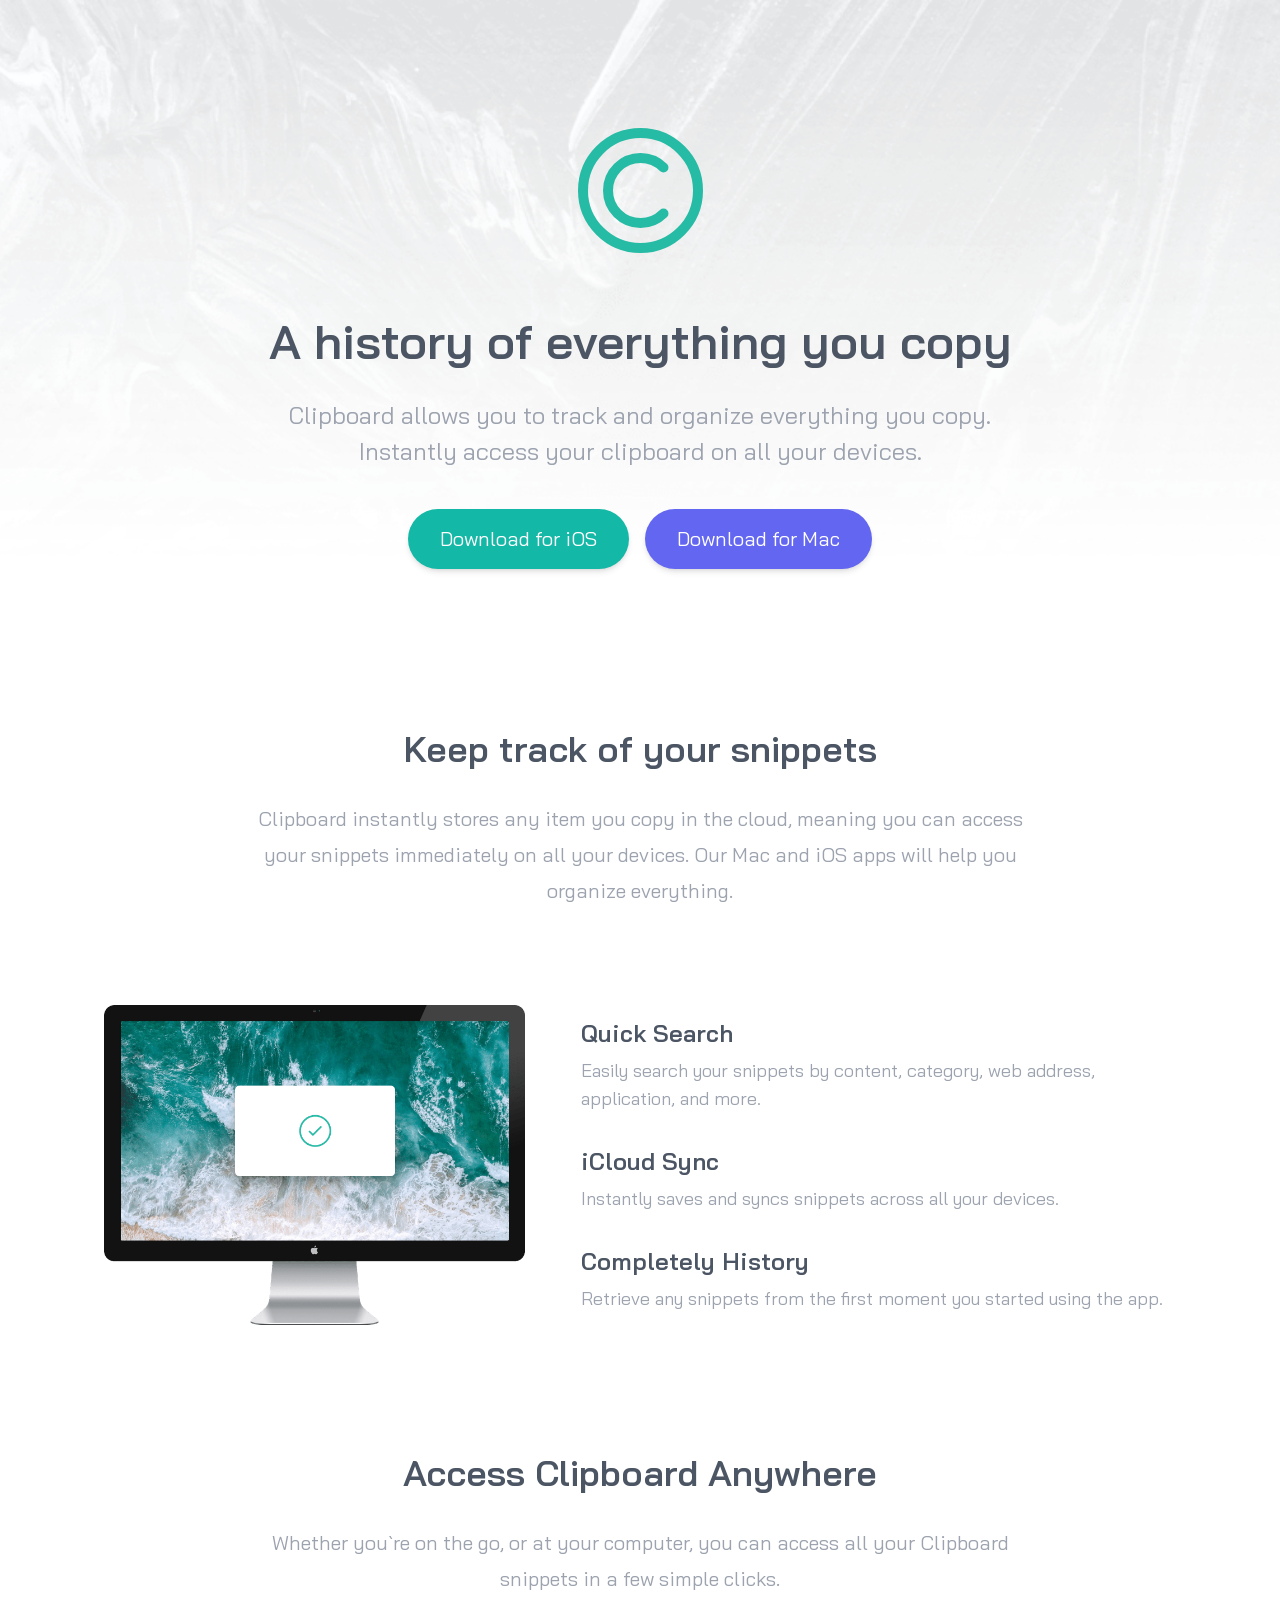
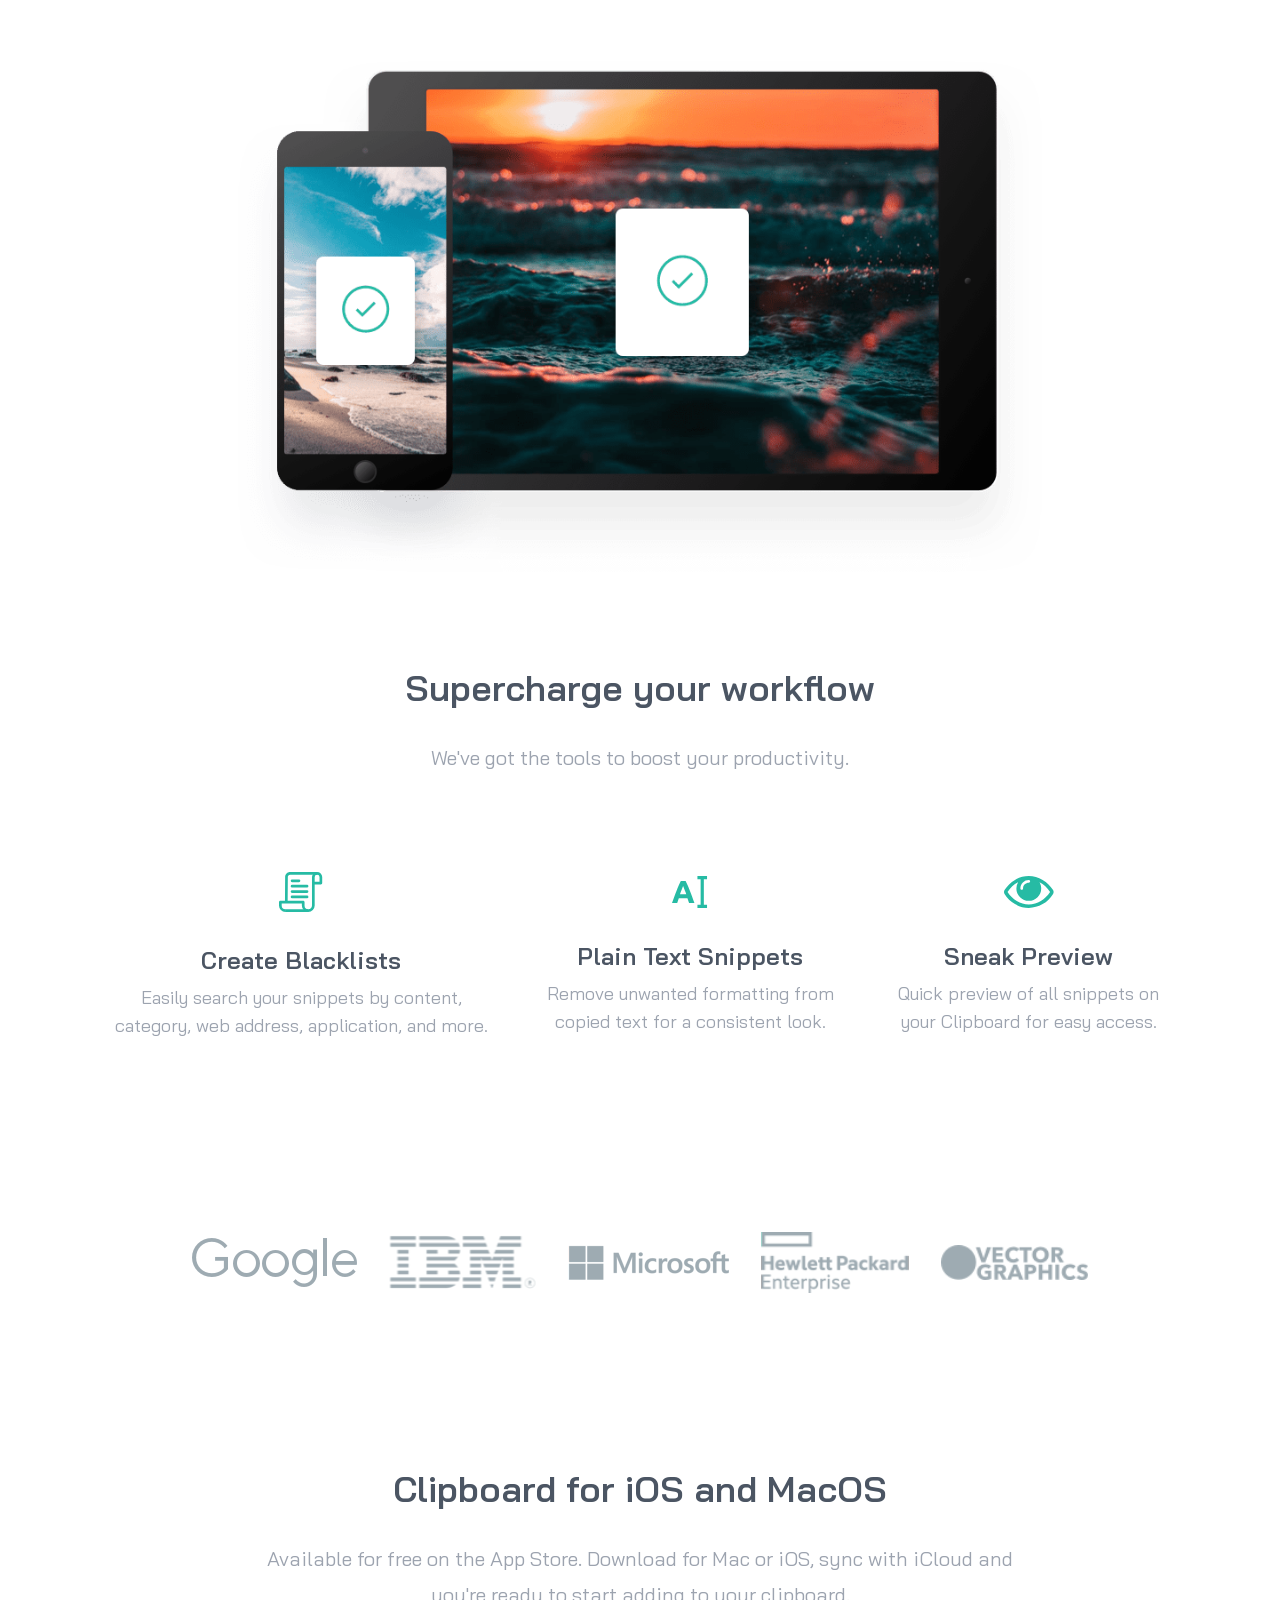
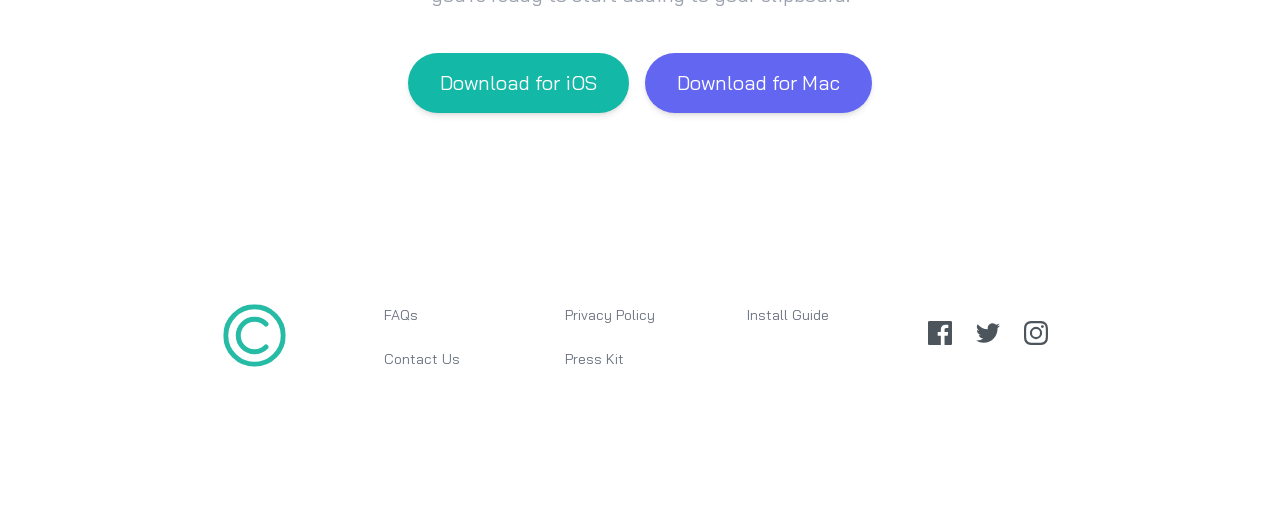
<file: index.html>
<!DOCTYPE html>
<html lang="en">
  <head>
    <meta charset="UTF-8" />
    <meta http-equiv="X-UA-Compatible" content="IE=edge" />
    <meta name="viewport" content="width=device-width, initial-scale=1.0" />
    <link rel="stylesheet" href="./css/style.css" />
    <link rel="preconnect" href="https://fonts.googleapis.com" />
    <link rel="preconnect" href="https://fonts.gstatic.com" crossorigin />
    <link
      href="https://fonts.googleapis.com/css2?family=Bai+Jamjuree:ital,wght@0,300;0,400;0,500;0,600;0,700;1,300;1,400;1,500;1,600;1,700&display=swap"
      rel="stylesheet"
    />
    <link href="./img/favicon-32x32.png" rel="icon" />

    <title>Clipboard project 1</title>
  </head>
  <body class="dark:bg-black">
    <section
      id="hero"
      class="md:bg-hero-desktop bg-no-repeat bg-cover md:bg-center bg-hero-mobile"
    >
      <div
        class="max-w-6xl mx-auto flex flex-col items-center text-center mb-40 px-10 pt-16"
      >
        <svg
          width="125"
          class="mx-auto my-16"
          height="125"
          xmlns="http://www.w3.org/2000/svg"
        >
          <g stroke="#26BBA4" stroke-width="10" fill="none" fill-rule="evenodd">
            <circle cx="62.5" cy="62.5" r="57.5" />
            <path
              d="M85.481 85.481c-12.692 12.692-33.27 12.692-45.962 0s-12.692-33.27 0-45.962 33.27-12.692 45.962 0"
              stroke-linecap="round"
            />
          </g>
        </svg>
        <h1
          class="text-4xl font-semibold md:text-5xl mb-8 dark:text-white text-gray-600"
        >
          A history of everything you copy
        </h1>
        <p
          class="text-gray-400 dark:text-gray-200 max-w-3xl text-2xl mb-10 leading-9"
        >
          Clipboard allows you to track and organize everything you copy.
          Instantly access your clipboard on all your devices.
        </p>
        <div
          class="flex flex-col w-full justify-center md:flex-row gap-6 md:gap-4"
        >
          <a
            href="#"
            class="px-8 bg-teal-500 inline-block text-white py-4 w-full md:w-auto transition-all duration-300 hover:bg-teal-400 rounded-full shadow-md text-xl"
            >Download for iOS</a
          >
          <a
            href="#"
            class="px-8 bg-indigo-500 inline-block text-white py-4 w-full md:w-auto transition-all duration-300 hover:bg-indigo-400 rounded-full shadow-md text-xl"
            >Download for Mac</a
          >
        </div>
      </div>
    </section>
    <section id="how">
      <div
        class="max-w-6xl mx-auto flex flex-col items-center text-center mb-24 px-10"
      >
        <h2
          class="text-3xl font-semibold md:text-4xl mb-8 dark:text-white text-gray-600"
        >
          Keep track of your snippets
        </h2>
        <p class="text-xl dark:text-gray-200 text-gray-400 max-w-3xl leading-9">
          Clipboard instantly stores any item you copy in the cloud, meaning you
          can access your snippets immediately on all your devices. Our Mac and
          iOS apps will help you organize everything.
        </p>
      </div>
      <div
        class="max-w-6xl mx-auto flex flex-col items-center text-center md:text-left gap-14 md:flex-row mb-32 px-10"
      >
        <img
          src="../img/image-computer.png"
          alt="clipboard program on a screen"
          class="md:h-80"
        />
        <ul class="list-none flex flex-col gap-8">
          <li>
            <h3
              class="text-2xl font-semibold dark:text-white text-gray-600 mb-2"
            >
              Quick Search
            </h3>
            <p class="text-lg dark:text-gray-200 text-gray-400">
              Easily search your snippets by content, category, web address,
              application, and more.
            </p>
          </li>
          <li>
            <h3
              class="text-2xl font-semibold dark:text-white text-gray-600 mb-2"
            >
              iCloud Sync
            </h3>
            <p class="text-lg dark:text-gray-200 text-gray-400">
              Instantly saves and syncs snippets across all your devices.
            </p>
          </li>
          <li>
            <h3
              class="text-2xl font-semibold dark:text-white text-gray-600 mb-2"
            >
              Completely History
            </h3>
            <p class="text-lg dark:text-gray-200 text-gray-400">
              Retrieve any snippets from the first moment you started using the
              app.
            </p>
          </li>
        </ul>
      </div>
      <div
        class="max-w-6xl mx-auto flex flex-col items-center text-center mb-24 px-10"
      >
        <h2
          class="text-3xl font-semibold md:text-4xl dark:text-white mb-8 text-gray-600"
        >
          Access Clipboard Anywhere
        </h2>
        <p
          class="text-xl dark:text-gray-200 text-gray-400 max-w-3xl leading-9 mb-16"
        >
          Whether you`re on the go, or at your computer, you can access all your
          Clipboard snippets in a few simple clicks.
        </p>
        <img
          src="../img/image-devices.png"
          alt="app on devices"
          class="md:w-9/12"
        />
      </div>
    </section>
    <section id="features">
      <div
        class="max-w-6xl mx-auto flex flex-col items-center text-center mb-24 px-10"
      >
        <h2
          class="text-3xl font-semibold md:text-4xl mb-8 dark:text-white text-gray-600"
        >
          Supercharge your workflow
        </h2>
        <p
          class="text-xl dark:text-gray-200 text-gray-400 max-w-3xl leading-9 mb-24"
        >
          We've got the tools to boost your productivity.
        </p>
        <div class="flex gap-16 md:gap-8 flex-col md:flex-row">
          <div class="flex flex-col items-center justify-center">
            <svg
              width="44"
              height="40"
              class="mb-8"
              xmlns="http://www.w3.org/2000/svg"
            >
              <g fill="#26BBA4" fill-rule="nonzero">
                <path
                  d="M11.07 0C8.353 0 6.14 2.192 6.14 4.876l-.179 25.278 2.69.02.179-25.289c0-1.21 1.005-2.196 2.24-2.196h27.027V0H11.071z"
                />
                <path
                  d="M38.097 0a5.115 5.115 0 00-5.11 5.11v28.37c0 2.052-1.668 3.72-3.72 3.72a3.725 3.725 0 01-3.72-3.72V30.21c0-.743-.601-1.345-1.344-1.345H1.345C.602 28.864 0 29.466 0 30.21v3.272a6.417 6.417 0 006.41 6.409V37.2a3.724 3.724 0 01-3.72-3.72v-1.927h20.168v1.928a6.417 6.417 0 006.41 6.409 6.417 6.417 0 006.409-6.41V12.46h6.185c.743 0 1.345-.602 1.345-1.345V5.11A5.115 5.115 0 0038.097 0zm2.42 9.77h-4.84V5.11a2.423 2.423 0 012.42-2.42 2.423 2.423 0 012.42 2.42v4.66z"
                />
                <path
                  d="M6.14 37.201h22.813v2.689H6.14zM19.99 7.485h-6.947a1.345 1.345 0 100 2.69h6.947a1.345 1.345 0 100-2.69zM28.057 12.863H13.043a1.345 1.345 0 100 2.69h15.014a1.345 1.345 0 100-2.69zM28.057 18.242H13.043a1.345 1.345 0 100 2.69h15.014a1.344 1.344 0 100-2.69zM28.057 23.62H13.043a1.345 1.345 0 100 2.69h15.014a1.345 1.345 0 100-2.69z"
                />
              </g>
            </svg>
            <p
              class="text-2xl font-semibold dark:text-white text-gray-600 mb-2"
            >
              Create Blacklists
            </p>
            <p class="text-lg dark:text-gray-200 text-gray-400">
              Easily search your snippets by content, category, web address,
              application, and more.
            </p>
          </div>
          <div class="flex flex-col items-center justify-center">
            <svg
              width="36"
              height="32"
              class="mb-8"
              xmlns="http://www.w3.org/2000/svg"
            >
              <path
                d="M17.872 14.736a235.39 235.39 0 012.192 5.744c.746 2.027 1.536 4.24 2.368 6.64h-5.344a44.4 44.4 0 00-.784-2.368c-.288-.81-.57-1.632-.848-2.432h-8.64c-.278.8-.56 1.621-.848 2.432a44.4 44.4 0 00-.784 2.368H0a371.54 371.54 0 012.368-6.644 233.104 233.104 0 012.192-5.748 206.71 206.71 0 012.112-5.112c.693-1.61 1.413-3.136 2.16-4.736H13.6c.725 1.6 1.44 3.125 2.144 4.736.704 1.61 1.413 3.328 2.128 5.12zM7.968 18.32h6.303c-.34-.96-.671-1.878-.991-2.752a94.407 94.407 0 00-.912-2.4c-.288-.725-.539-1.365-.752-1.92-.214-.555-.384-.992-.512-1.313-.107.32-.267.758-.48 1.313a1241.872 1241.872 0 00-1.648 4.32c-.331.874-.667 1.792-1.008 2.752zM35.04 3.2h-3.2v25.6h3.2V32h-9.6v-3.2h3.2V3.2h-3.2V0h9.6v3.2z"
                fill="#26BBA4"
                fill-rule="nonzero"
              />
            </svg>
            <p
              class="text-2xl font-semibold dark:text-white text-gray-600 mb-2"
            >
              Plain Text Snippets
            </p>
            <p class="text-lg dark:text-gray-200 text-gray-400">
              Remove unwanted formatting from copied text for a consistent look.
            </p>
          </div>
          <div class="flex flex-col items-center justify-center">
            <svg
              width="50"
              height="32"
              class="mb-8"
              xmlns="http://www.w3.org/2000/svg"
            >
              <path
                d="M49.059 14.072c-2.585-4.227-6.06-7.623-10.424-10.188C34.27 1.318 29.66.035 24.806.035c-4.854 0-9.464 1.283-13.829 3.849C6.612 6.449 3.137 9.845.554 14.072c-.37.646-.554 1.283-.554 1.91 0 .628.185 1.265.554 1.91 2.583 4.227 6.058 7.624 10.423 10.189 4.365 2.565 8.975 3.847 13.83 3.847 4.853 0 9.463-1.277 13.828-3.833 4.365-2.557 7.84-5.957 10.424-10.202.369-.646.553-1.283.553-1.91 0-.628-.184-1.265-.553-1.911zM18.867 6.5c1.652-1.652 3.631-2.478 5.939-2.478.369 0 .683.13.941.388.258.258.388.572.388.941 0 .37-.13.683-.387.941a1.28 1.28 0 01-.942.388c-1.587 0-2.944.563-4.07 1.689-1.126 1.126-1.688 2.482-1.688 4.07 0 .369-.13.683-.388.941a1.28 1.28 0 01-.941.388c-.37 0-.683-.13-.942-.388a1.282 1.282 0 01-.388-.942c0-2.306.827-4.286 2.478-5.938zm17.969 18.522c-3.701 2.242-7.71 3.364-12.03 3.364-4.319 0-8.329-1.121-12.03-3.364-3.7-2.243-6.777-5.256-9.232-9.04 2.805-4.356 6.321-7.614 10.548-9.773a12.099 12.099 0 00-1.689 6.23c0 3.414 1.214 6.334 3.64 8.762 2.428 2.427 5.349 3.64 8.763 3.64 3.415 0 6.335-1.213 8.762-3.64 2.428-2.427 3.641-5.348 3.641-8.763 0-2.233-.563-4.31-1.689-6.229 4.227 2.16 7.743 5.418 10.548 9.773-2.454 3.784-5.532 6.797-9.232 9.04z"
                fill="#26BBA4"
                fill-rule="nonzero"
              />
            </svg>
            <p
              class="text-2xl font-semibold dark:text-white text-gray-600 mb-2"
            >
              Sneak Preview
            </p>
            <p class="text-lg dark:text-gray-200 text-gray-400">
              Quick preview of all snippets on your Clipboard for easy access.
            </p>
          </div>
        </div>
      </div>
    </section>
    <section id="feature-in ">
      <div
        class="md:max-w-xl lg:max-w-4xl mx-auto flex flex-col md:flex-row gap-14 md:gap-4 lg:gap-8 items-center justify-center text-center mb-44 pt-24"
      >
        <img
          src="../img/logo-google.png"
          class="w-auto md:w-1/4 dark:brightness-50"
          alt="google logo"
        />
        <img
          src="../img/logo-ibm.png"
          class="w-auto md:w-1/4 dark:brightness-50"
          alt="ibm logo"
        />
        <img
          src="../img/logo-microsoft.png"
          class="w-auto md:w-1/4 dark:brightness-50"
          alt="microsoft logo"
        />
        <img
          src="../img/logo-hp.png"
          class="w-auto md:w-1/4 dark:brightness-50"
          alt="hp logo"
        />
        <img
          src="../img/logo-vector-graphics.png"
          class="w-auto md:w-1/4 dark:brightness-50"
          alt="vector graphics logo"
        />
      </div>
    </section>
    <section id="cta">
      <div
        class="max-w-6xl mx-auto flex flex-col items-center text-center mb-24 px-10"
      >
        <h2
          class="text-3xl font-semibold md:text-4xl mb-8 dark:text-white text-gray-600"
        >
          Clipboard for iOS and MacOS
        </h2>
        <p
          class="text-xl dark:text-gray-200 text-gray-400 max-w-3xl mb-10 leading-9"
        >
          Available for free on the App Store. Download for Mac or iOS, sync
          with iCloud and you're ready to start adding to your clipboard.
        </p>
        <div
          class="flex flex-col w-full justify-center md:flex-row gap-6 md:gap-4"
        >
          <a
            href="#"
            class="px-8 bg-teal-500 inline-block text-white py-4 w-full md:w-auto transition-all duration-300 hover:bg-teal-400 rounded-full shadow-md text-xl"
            >Download for iOS</a
          >
          <a
            href="#"
            class="px-8 bg-indigo-500 inline-block text-white py-4 w-full md:w-auto transition-all duration-300 hover:bg-indigo-400 rounded-full shadow-md text-xl"
            >Download for Mac</a
          >
        </div>
      </div>
    </section>
    <footer
      class="flex flex-col md:grid md:grid-cols-[10rem,1fr,1fr,1fr,10rem] md:gap-x-8 md:max-w-4xl mx-auto gap-4 md:gap-8 items-center md:items-stretch justify-center text-center mb-4 md:mb-12 pt-24"
    >
      <div>
        <svg
          width="125"
          class="scale-75 md:-translate-y-8 md:scale-50"
          height="125"
          xmlns="http://www.w3.org/2000/svg"
        >
          <g stroke="#26BBA4" stroke-width="10" fill="none" fill-rule="evenodd">
            <circle cx="62.5" cy="62.5" r="57.5" />
            <path
              d="M85.481 85.481c-12.692 12.692-33.27 12.692-45.962 0s-12.692-33.27 0-45.962 33.27-12.692 45.962 0"
              stroke-linecap="round"
            />
          </g>
        </svg>
      </div>
      <div class="md:text-left md:flex flex-col gap-6">
        <a
          href="#"
          class="text-sm block mb-4 md:mb-0 text-gray-500 transition-all duration-200 dark:text-gray-200 hover:text-[#26BBA4]"
          >FAQs</a
        >
        <a
          href=""
          class="text-sm block text-gray-500 transition-all duration-200 dark:text-gray-200 hover:text-[#26BBA4]"
          >Contact Us</a
        >
      </div>
      <div class="md:text-left md:flex flex-col gap-6">
        <a
          href="#"
          class="text-sm mb-4 md:mb-0 block text-gray-500 transition-all duration-200 dark:text-gray-200 hover:text-[#26BBA4]"
          >Privacy Policy</a
        >
        <a
          href="#"
          class="text-sm inline-block text-gray-500 transition-all duration-200 dark:text-gray-200 hover:text-[#26BBA4]"
          >Press Kit</a
        >
      </div>
      <div class="md:text-left md:flex flex-col gap-6">
        <a
          href="#"
          class="text-sm block text-gray-500 transition-all duration-200 dark:text-gray-200 hover:text-[#26BBA4]"
          >Install Guide</a
        >
      </div>
      <div class="md:text-right mb-32 flex gap-6 md:mt-4 mt-8">
        <a
          href="#"
          class="text-sm block transition-all duration-200 dark:text-gray-200"
          ><svg
            width="24"
            class="fill-[#4C545C] dark:fill-white/90 transition-all duration-200 hover:fill-[#26BBA4]"
            height="24"
            xmlns="http://www.w3.org/2000/svg"
          >
            <path
              d="M22.675 0H1.325C.593 0 0 .593 0 1.325v21.351C0 23.407.593 24 1.325 24H12.82v-9.294H9.692v-3.622h3.128V8.413c0-3.1 1.893-4.788 4.659-4.788 1.325 0 2.463.099 2.795.143v3.24l-1.918.001c-1.504 0-1.795.715-1.795 1.763v2.313h3.587l-.467 3.622h-3.12V24h6.116c.73 0 1.323-.593 1.323-1.325V1.325C24 .593 23.407 0 22.675 0z"
              fill-rule="nonzero"
            />
          </svg>
        </a>
        <a
          href="#"
          class="text-sm hover:fill-[#26BBA4] block transition-all duration-200 dark:text-gray-200"
          ><svg
            width="24"
            height="20"
            class="fill-[#4C545C] dark:fill-white/90 transition-all duration-200 translate-y-0.5 hover:fill-[#26BBA4]"
            xmlns="http://www.w3.org/2000/svg"
          >
            <path
              d="M24 2.557a9.83 9.83 0 01-2.828.775A4.932 4.932 0 0023.337.608a9.864 9.864 0 01-3.127 1.195A4.916 4.916 0 0016.616.248c-3.179 0-5.515 2.966-4.797 6.045A13.978 13.978 0 011.671 1.149a4.93 4.93 0 001.523 6.574 4.903 4.903 0 01-2.229-.616c-.054 2.281 1.581 4.415 3.949 4.89a4.935 4.935 0 01-2.224.084 4.928 4.928 0 004.6 3.419A9.9 9.9 0 010 17.54a13.94 13.94 0 007.548 2.212c9.142 0 14.307-7.721 13.995-14.646A10.025 10.025 0 0024 2.557z"
              fill-rule="nonzero"
            />
          </svg>
        </a>
        <a
          href="#"
          class="text-sm block transition-all duration-200 dark:text-gray-200"
          ><svg
            width="24"
            class="fill-[#4C545C] dark:fill-white/90 transition-all duration-200 hover:fill-[#26BBA4]"
            height="24"
            xmlns="http://www.w3.org/2000/svg"
          >
            <path
              d="M12 2.163c3.204 0 3.584.012 4.85.07 3.252.148 4.771 1.691 4.919 4.919.058 1.265.069 1.645.069 4.849 0 3.205-.012 3.584-.069 4.849-.149 3.225-1.664 4.771-4.919 4.919-1.266.058-1.644.07-4.85.07-3.204 0-3.584-.012-4.849-.07-3.26-.149-4.771-1.699-4.919-4.92-.058-1.265-.07-1.644-.07-4.849 0-3.204.013-3.583.07-4.849.149-3.227 1.664-4.771 4.919-4.919 1.266-.057 1.645-.069 4.849-.069zM12 0C8.741 0 8.333.014 7.053.072 2.695.272.273 2.69.073 7.052.014 8.333 0 8.741 0 12c0 3.259.014 3.668.072 4.948.2 4.358 2.618 6.78 6.98 6.98C8.333 23.986 8.741 24 12 24c3.259 0 3.668-.014 4.948-.072 4.354-.2 6.782-2.618 6.979-6.98.059-1.28.073-1.689.073-4.948 0-3.259-.014-3.667-.072-4.947-.196-4.354-2.617-6.78-6.979-6.98C15.668.014 15.259 0 12 0zm0 5.838a6.162 6.162 0 100 12.324 6.162 6.162 0 000-12.324zM12 16a4 4 0 110-8 4 4 0 010 8zm6.406-11.845a1.44 1.44 0 100 2.881 1.44 1.44 0 000-2.881z"
              fill-rule="nonzero"
            />
          </svg>
        </a>
      </div>
    </footer>
  </body>
</html>
</file>
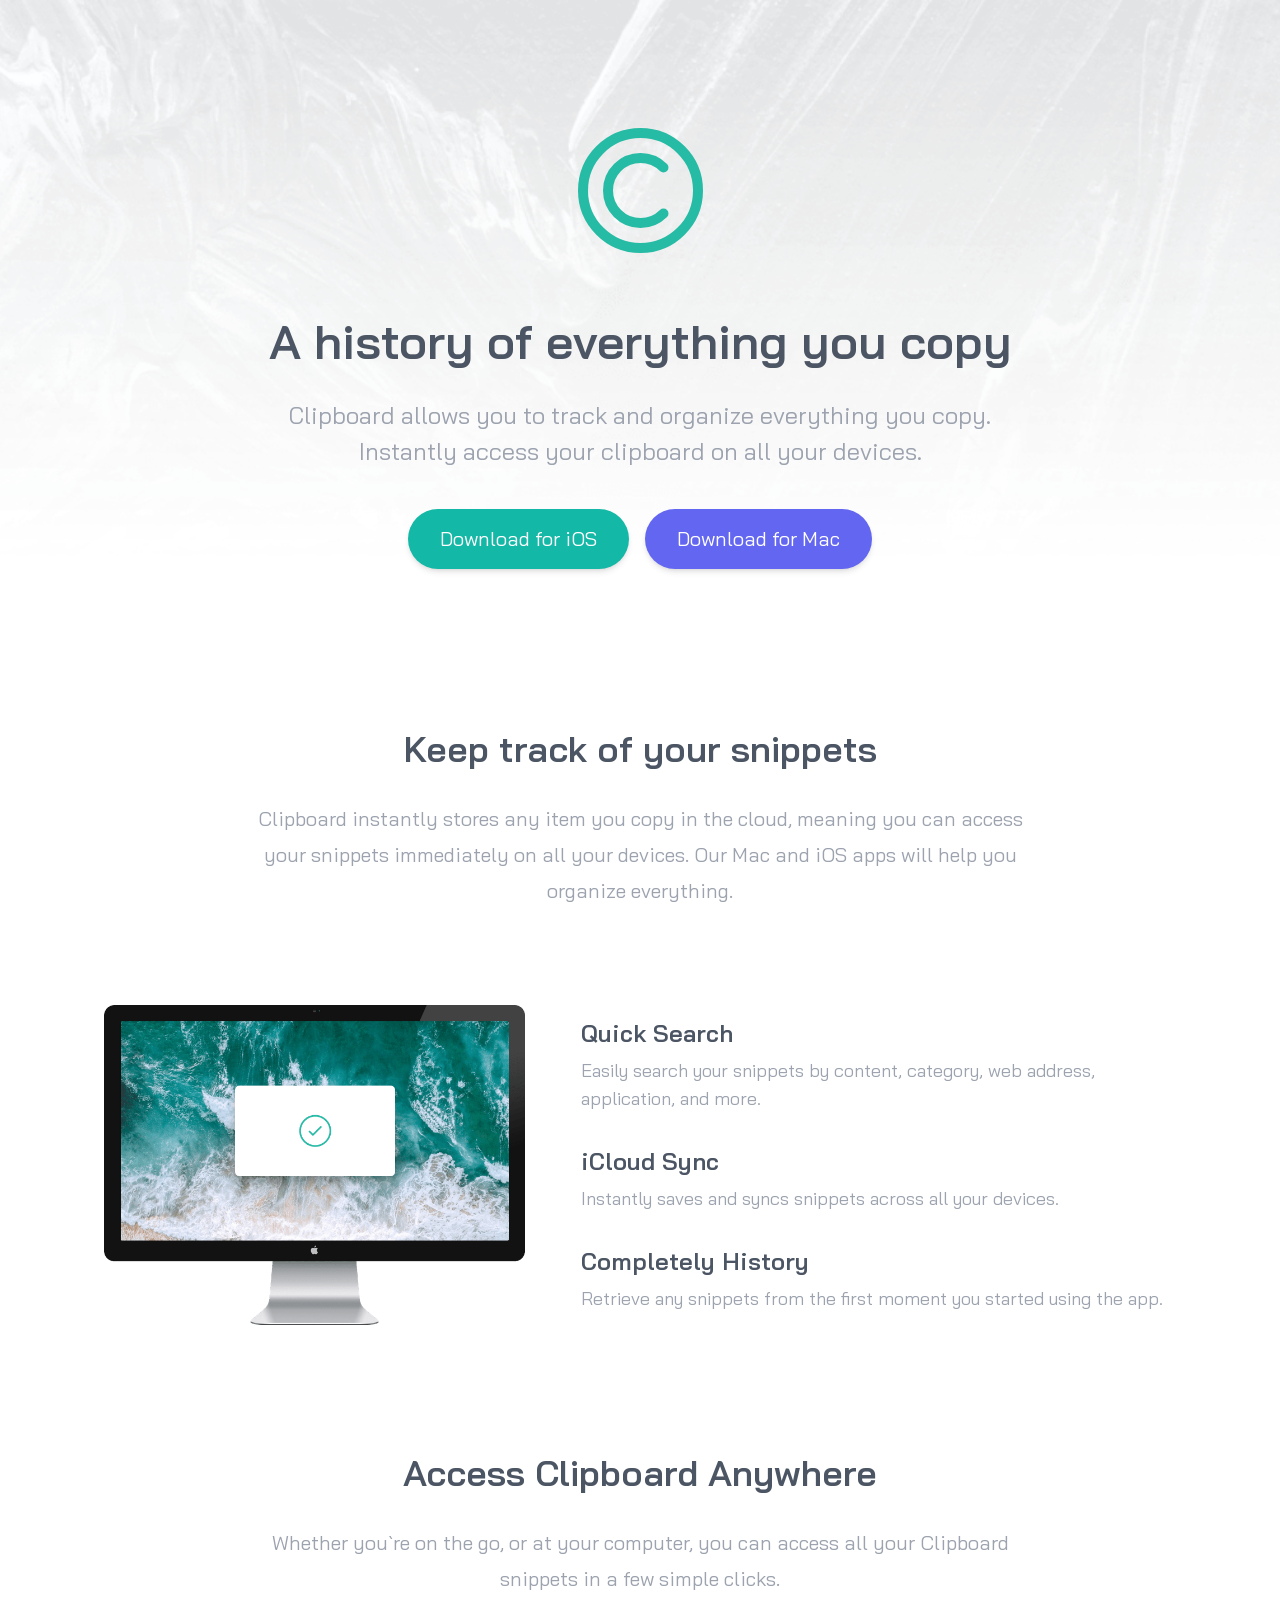
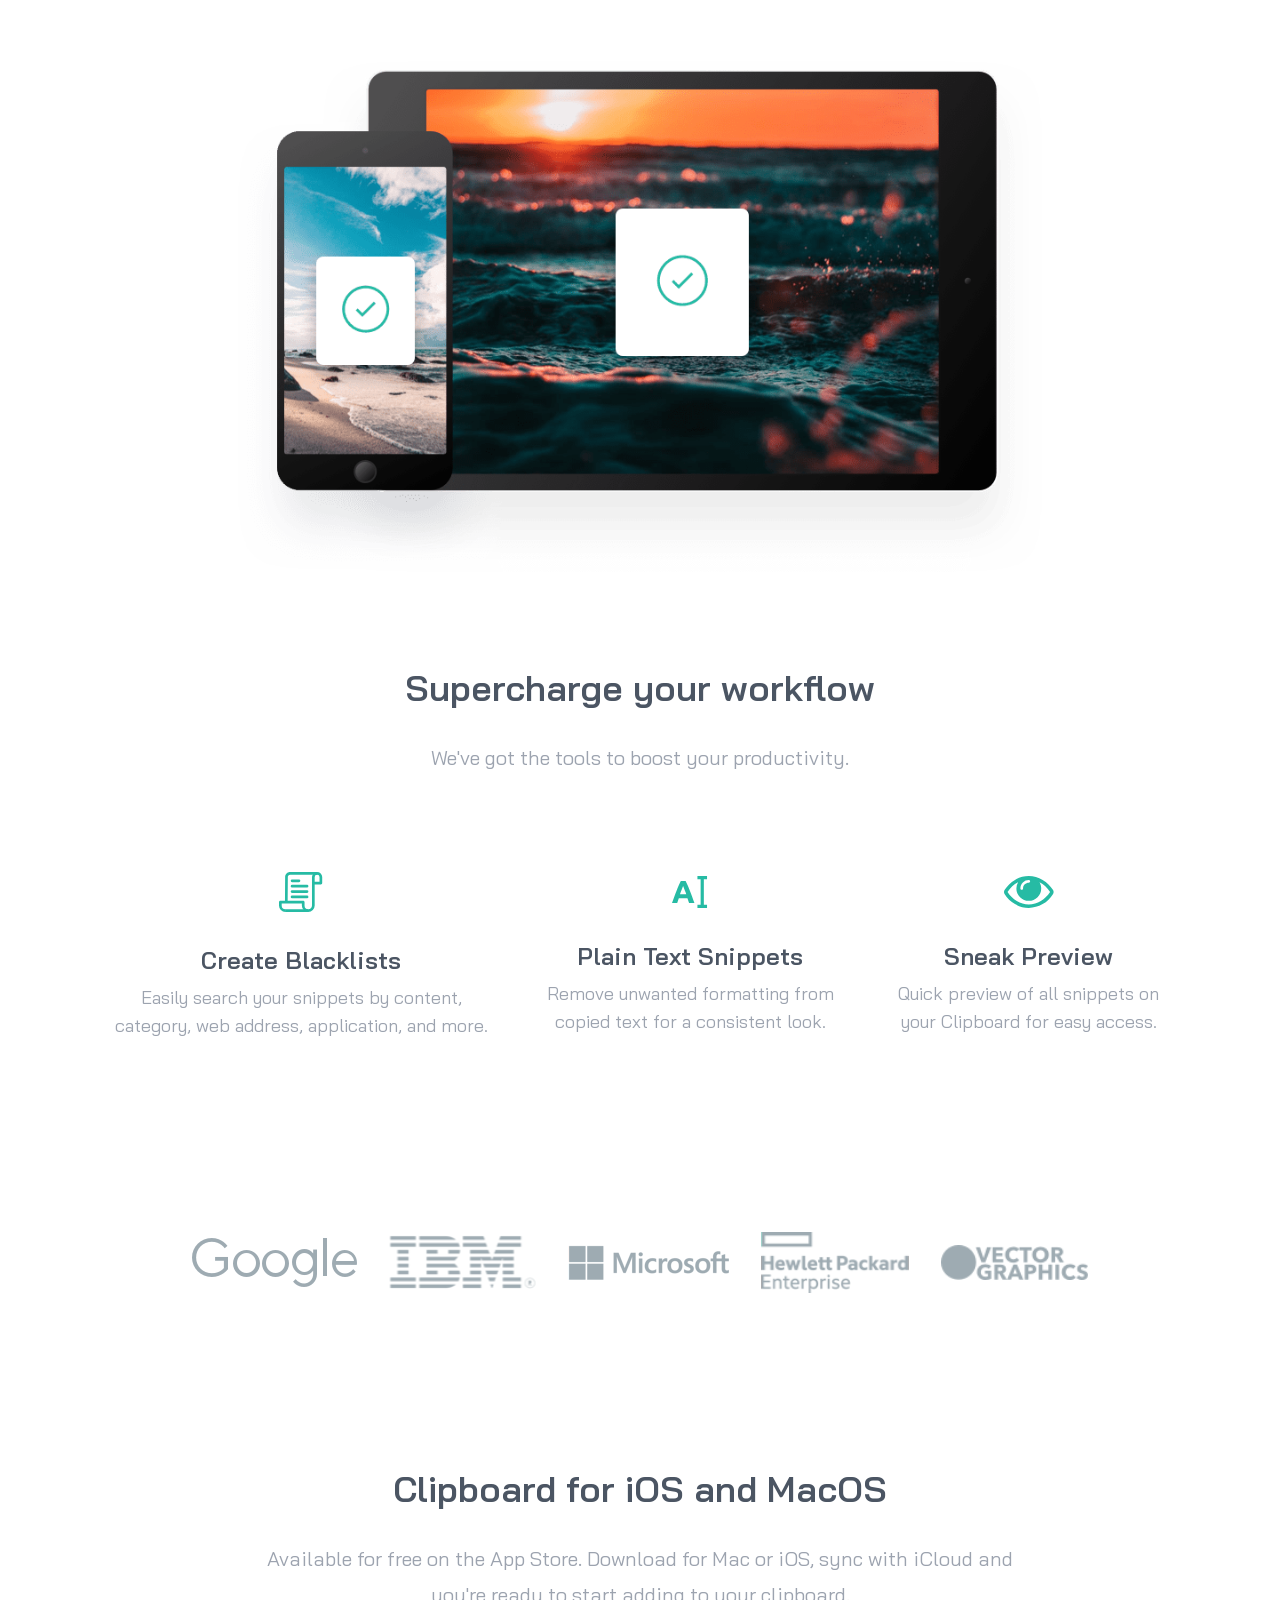
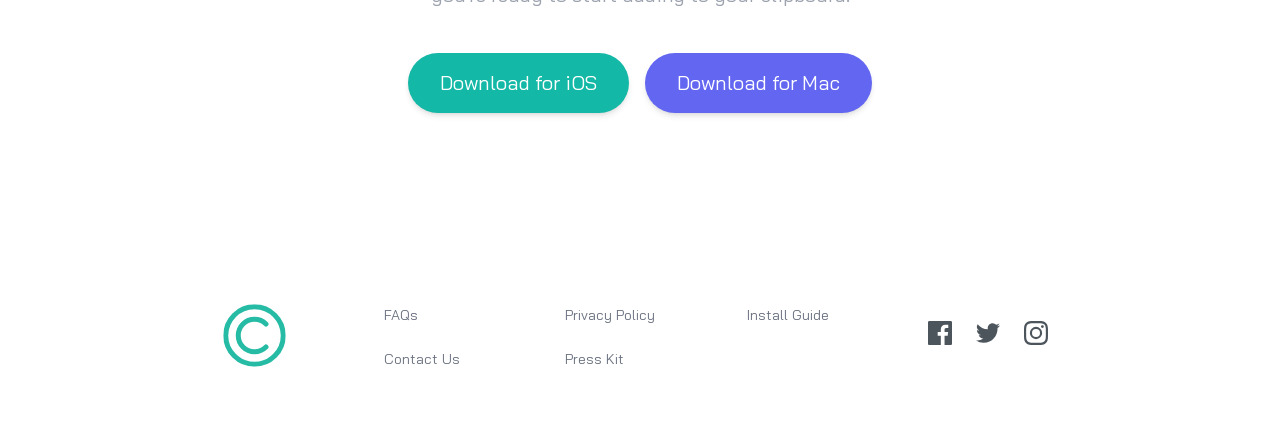
<file: src/index.html>
<!DOCTYPE html>
<html lang="en">
  <head>
    <meta charset="UTF-8" />
    <meta http-equiv="X-UA-Compatible" content="IE=edge" />
    <meta name="viewport" content="width=device-width, initial-scale=1.0" />
    <link rel="stylesheet" href="../css/style.css" />
    <link rel="preconnect" href="https://fonts.googleapis.com" />
    <link rel="preconnect" href="https://fonts.gstatic.com" crossorigin />
    <link
      href="https://fonts.googleapis.com/css2?family=Bai+Jamjuree:ital,wght@0,300;0,400;0,500;0,600;0,700;1,300;1,400;1,500;1,600;1,700&display=swap"
      rel="stylesheet"
    />

    <title>Clipboard project 1</title>
  </head>
  <body class="dark:bg-black">
    <section
      id="hero"
      class="md:bg-hero-desktop bg-no-repeat bg-cover md:bg-center bg-hero-mobile"
    >
      <div
        class="max-w-6xl mx-auto flex flex-col items-center text-center mb-40 px-10 pt-16"
      >
        <svg
          width="125"
          class="mx-auto my-16"
          height="125"
          xmlns="http://www.w3.org/2000/svg"
        >
          <g stroke="#26BBA4" stroke-width="10" fill="none" fill-rule="evenodd">
            <circle cx="62.5" cy="62.5" r="57.5" />
            <path
              d="M85.481 85.481c-12.692 12.692-33.27 12.692-45.962 0s-12.692-33.27 0-45.962 33.27-12.692 45.962 0"
              stroke-linecap="round"
            />
          </g>
        </svg>
        <h1
          class="text-4xl font-semibold md:text-5xl mb-8 dark:text-white text-gray-600"
        >
          A history of everything you copy
        </h1>
        <p
          class="text-gray-400 dark:text-gray-200 max-w-3xl text-2xl mb-10 leading-9"
        >
          Clipboard allows you to track and organize everything you copy.
          Instantly access your clipboard on all your devices.
        </p>
        <div
          class="flex flex-col w-full justify-center md:flex-row gap-6 md:gap-4"
        >
          <a
            href="#"
            class="px-8 bg-teal-500 inline-block text-white py-4 w-full md:w-auto transition-all duration-300 hover:bg-teal-400 rounded-full shadow-md text-xl"
            >Download for iOS</a
          >
          <a
            href="#"
            class="px-8 bg-indigo-500 inline-block text-white py-4 w-full md:w-auto transition-all duration-300 hover:bg-indigo-400 rounded-full shadow-md text-xl"
            >Download for Mac</a
          >
        </div>
      </div>
    </section>
    <section id="how">
      <div
        class="max-w-6xl mx-auto flex flex-col items-center text-center mb-24 px-10"
      >
        <h2
          class="text-3xl font-semibold md:text-4xl mb-8 dark:text-white text-gray-600"
        >
          Keep track of your snippets
        </h2>
        <p class="text-xl dark:text-gray-200 text-gray-400 max-w-3xl leading-9">
          Clipboard instantly stores any item you copy in the cloud, meaning you
          can access your snippets immediately on all your devices. Our Mac and
          iOS apps will help you organize everything.
        </p>
      </div>
      <div
        class="max-w-6xl mx-auto flex flex-col items-center text-center md:text-left gap-14 md:flex-row mb-32 px-10"
      >
        <img
          src="../img/image-computer.png"
          alt="clipboard program on a screen"
          class="md:h-80"
        />
        <ul class="list-none flex flex-col gap-8">
          <li>
            <h3
              class="text-2xl font-semibold dark:text-white text-gray-600 mb-2"
            >
              Quick Search
            </h3>
            <p class="text-lg dark:text-gray-200 text-gray-400">
              Easily search your snippets by content, category, web address,
              application, and more.
            </p>
          </li>
          <li>
            <h3
              class="text-2xl font-semibold dark:text-white text-gray-600 mb-2"
            >
              iCloud Sync
            </h3>
            <p class="text-lg dark:text-gray-200 text-gray-400">
              Instantly saves and syncs snippets across all your devices.
            </p>
          </li>
          <li>
            <h3
              class="text-2xl font-semibold dark:text-white text-gray-600 mb-2"
            >
              Completely History
            </h3>
            <p class="text-lg dark:text-gray-200 text-gray-400">
              Retrieve any snippets from the first moment you started using the
              app.
            </p>
          </li>
        </ul>
      </div>
      <div
        class="max-w-6xl mx-auto flex flex-col items-center text-center mb-24 px-10"
      >
        <h2
          class="text-3xl font-semibold md:text-4xl dark:text-white mb-8 text-gray-600"
        >
          Access Clipboard Anywhere
        </h2>
        <p
          class="text-xl dark:text-gray-200 text-gray-400 max-w-3xl leading-9 mb-16"
        >
          Whether you`re on the go, or at your computer, you can access all your
          Clipboard snippets in a few simple clicks.
        </p>
        <img
          src="../img/image-devices.png"
          alt="app on devices"
          class="md:w-9/12"
        />
      </div>
    </section>
    <section id="features">
      <div
        class="max-w-6xl mx-auto flex flex-col items-center text-center mb-24 px-10"
      >
        <h2
          class="text-3xl font-semibold md:text-4xl mb-8 dark:text-white text-gray-600"
        >
          Supercharge your workflow
        </h2>
        <p
          class="text-xl dark:text-gray-200 text-gray-400 max-w-3xl leading-9 mb-24"
        >
          We've got the tools to boost your productivity.
        </p>
        <div class="flex gap-16 md:gap-8 flex-col md:flex-row">
          <div class="flex flex-col items-center justify-center">
            <svg
              width="44"
              height="40"
              class="mb-8"
              xmlns="http://www.w3.org/2000/svg"
            >
              <g fill="#26BBA4" fill-rule="nonzero">
                <path
                  d="M11.07 0C8.353 0 6.14 2.192 6.14 4.876l-.179 25.278 2.69.02.179-25.289c0-1.21 1.005-2.196 2.24-2.196h27.027V0H11.071z"
                />
                <path
                  d="M38.097 0a5.115 5.115 0 00-5.11 5.11v28.37c0 2.052-1.668 3.72-3.72 3.72a3.725 3.725 0 01-3.72-3.72V30.21c0-.743-.601-1.345-1.344-1.345H1.345C.602 28.864 0 29.466 0 30.21v3.272a6.417 6.417 0 006.41 6.409V37.2a3.724 3.724 0 01-3.72-3.72v-1.927h20.168v1.928a6.417 6.417 0 006.41 6.409 6.417 6.417 0 006.409-6.41V12.46h6.185c.743 0 1.345-.602 1.345-1.345V5.11A5.115 5.115 0 0038.097 0zm2.42 9.77h-4.84V5.11a2.423 2.423 0 012.42-2.42 2.423 2.423 0 012.42 2.42v4.66z"
                />
                <path
                  d="M6.14 37.201h22.813v2.689H6.14zM19.99 7.485h-6.947a1.345 1.345 0 100 2.69h6.947a1.345 1.345 0 100-2.69zM28.057 12.863H13.043a1.345 1.345 0 100 2.69h15.014a1.345 1.345 0 100-2.69zM28.057 18.242H13.043a1.345 1.345 0 100 2.69h15.014a1.344 1.344 0 100-2.69zM28.057 23.62H13.043a1.345 1.345 0 100 2.69h15.014a1.345 1.345 0 100-2.69z"
                />
              </g>
            </svg>
            <p
              class="text-2xl font-semibold dark:text-white text-gray-600 mb-2"
            >
              Create Blacklists
            </p>
            <p class="text-lg dark:text-gray-200 text-gray-400">
              Easily search your snippets by content, category, web address,
              application, and more.
            </p>
          </div>
          <div class="flex flex-col items-center justify-center">
            <svg
              width="36"
              height="32"
              class="mb-8"
              xmlns="http://www.w3.org/2000/svg"
            >
              <path
                d="M17.872 14.736a235.39 235.39 0 012.192 5.744c.746 2.027 1.536 4.24 2.368 6.64h-5.344a44.4 44.4 0 00-.784-2.368c-.288-.81-.57-1.632-.848-2.432h-8.64c-.278.8-.56 1.621-.848 2.432a44.4 44.4 0 00-.784 2.368H0a371.54 371.54 0 012.368-6.644 233.104 233.104 0 012.192-5.748 206.71 206.71 0 012.112-5.112c.693-1.61 1.413-3.136 2.16-4.736H13.6c.725 1.6 1.44 3.125 2.144 4.736.704 1.61 1.413 3.328 2.128 5.12zM7.968 18.32h6.303c-.34-.96-.671-1.878-.991-2.752a94.407 94.407 0 00-.912-2.4c-.288-.725-.539-1.365-.752-1.92-.214-.555-.384-.992-.512-1.313-.107.32-.267.758-.48 1.313a1241.872 1241.872 0 00-1.648 4.32c-.331.874-.667 1.792-1.008 2.752zM35.04 3.2h-3.2v25.6h3.2V32h-9.6v-3.2h3.2V3.2h-3.2V0h9.6v3.2z"
                fill="#26BBA4"
                fill-rule="nonzero"
              />
            </svg>
            <p
              class="text-2xl font-semibold dark:text-white text-gray-600 mb-2"
            >
              Plain Text Snippets
            </p>
            <p class="text-lg dark:text-gray-200 text-gray-400">
              Remove unwanted formatting from copied text for a consistent look.
            </p>
          </div>
          <div class="flex flex-col items-center justify-center">
            <svg
              width="50"
              height="32"
              class="mb-8"
              xmlns="http://www.w3.org/2000/svg"
            >
              <path
                d="M49.059 14.072c-2.585-4.227-6.06-7.623-10.424-10.188C34.27 1.318 29.66.035 24.806.035c-4.854 0-9.464 1.283-13.829 3.849C6.612 6.449 3.137 9.845.554 14.072c-.37.646-.554 1.283-.554 1.91 0 .628.185 1.265.554 1.91 2.583 4.227 6.058 7.624 10.423 10.189 4.365 2.565 8.975 3.847 13.83 3.847 4.853 0 9.463-1.277 13.828-3.833 4.365-2.557 7.84-5.957 10.424-10.202.369-.646.553-1.283.553-1.91 0-.628-.184-1.265-.553-1.911zM18.867 6.5c1.652-1.652 3.631-2.478 5.939-2.478.369 0 .683.13.941.388.258.258.388.572.388.941 0 .37-.13.683-.387.941a1.28 1.28 0 01-.942.388c-1.587 0-2.944.563-4.07 1.689-1.126 1.126-1.688 2.482-1.688 4.07 0 .369-.13.683-.388.941a1.28 1.28 0 01-.941.388c-.37 0-.683-.13-.942-.388a1.282 1.282 0 01-.388-.942c0-2.306.827-4.286 2.478-5.938zm17.969 18.522c-3.701 2.242-7.71 3.364-12.03 3.364-4.319 0-8.329-1.121-12.03-3.364-3.7-2.243-6.777-5.256-9.232-9.04 2.805-4.356 6.321-7.614 10.548-9.773a12.099 12.099 0 00-1.689 6.23c0 3.414 1.214 6.334 3.64 8.762 2.428 2.427 5.349 3.64 8.763 3.64 3.415 0 6.335-1.213 8.762-3.64 2.428-2.427 3.641-5.348 3.641-8.763 0-2.233-.563-4.31-1.689-6.229 4.227 2.16 7.743 5.418 10.548 9.773-2.454 3.784-5.532 6.797-9.232 9.04z"
                fill="#26BBA4"
                fill-rule="nonzero"
              />
            </svg>
            <p
              class="text-2xl font-semibold dark:text-white text-gray-600 mb-2"
            >
              Sneak Preview
            </p>
            <p class="text-lg dark:text-gray-200 text-gray-400">
              Quick preview of all snippets on your Clipboard for easy access.
            </p>
          </div>
        </div>
      </div>
    </section>
    <section id="feature-in">
      <div
        class="md:max-w-xl lg:max-w-4xl mx-auto flex flex-col md:flex-row gap-14 md:gap-4 lg:gap-8 items-center justify-center text-center mb-44 pt-24"
      >
        <img
          src="../img/logo-google.png"
          class="w-auto md:w-1/4 dark:brightness-50"
          alt="google logo"
        />
        <img
          src="../img/logo-ibm.png"
          class="w-auto md:w-1/4 dark:brightness-50"
          alt="ibm logo"
        />
        <img
          src="../img/logo-microsoft.png"
          class="w-auto md:w-1/4 dark:brightness-50"
          alt="microsoft logo"
        />
        <img
          src="../img/logo-hp.png"
          class="w-auto md:w-1/4 dark:brightness-50"
          alt="hp logo"
        />
        <img
          src="../img/logo-vector-graphics.png"
          class="w-auto md:w-1/4 dark:brightness-50"
          alt="vector graphics logo"
        />
      </div>
    </section>
    <section id="cta">
      <div
        class="max-w-6xl mx-auto flex flex-col items-center text-center mb-24 px-10"
      >
        <h2
          class="text-3xl font-semibold md:text-4xl mb-8 dark:text-white text-gray-600"
        >
          Clipboard for iOS and MacOS
        </h2>
        <p
          class="text-xl dark:text-gray-200 text-gray-400 max-w-3xl mb-10 leading-9"
        >
          Available for free on the App Store. Download for Mac or iOS, sync
          with iCloud and you're ready to start adding to your clipboard.
        </p>
        <div
          class="flex flex-col w-full justify-center md:flex-row gap-6 md:gap-4"
        >
          <a
            href="#"
            class="px-8 bg-teal-500 inline-block text-white py-4 w-full md:w-auto transition-all duration-300 hover:bg-teal-400 rounded-full shadow-md text-xl"
            >Download for iOS</a
          >
          <a
            href="#"
            class="px-8 bg-indigo-500 inline-block text-white py-4 w-full md:w-auto transition-all duration-300 hover:bg-indigo-400 rounded-full shadow-md text-xl"
            >Download for Mac</a
          >
        </div>
      </div>
    </section>
    <footer
      class="flex flex-col md:grid md:grid-cols-[10rem,1fr,1fr,1fr,10rem] md:gap-x-8 md:max-w-4xl mx-auto gap-4 md:gap-8 items-center md:items-stretch justify-center text-center mb-4 md:mb-0 pt-24"
    >
      <div>
        <svg
          width="125"
          class="scale-75 md:-translate-y-8 md:scale-50"
          height="125"
          xmlns="http://www.w3.org/2000/svg"
        >
          <g stroke="#26BBA4" stroke-width="10" fill="none" fill-rule="evenodd">
            <circle cx="62.5" cy="62.5" r="57.5" />
            <path
              d="M85.481 85.481c-12.692 12.692-33.27 12.692-45.962 0s-12.692-33.27 0-45.962 33.27-12.692 45.962 0"
              stroke-linecap="round"
            />
          </g>
        </svg>
      </div>
      <div class="md:text-left md:flex flex-col gap-6">
        <a
          href="#"
          class="text-sm block mb-4 md:mb-0 text-gray-500 transition-all duration-200 dark:text-gray-200 hover:text-[#26BBA4]"
          >FAQs</a
        >
        <a
          href=""
          class="text-sm block text-gray-500 transition-all duration-200 dark:text-gray-200 hover:text-[#26BBA4]"
          >Contact Us</a
        >
      </div>
      <div class="md:text-left md:flex flex-col gap-6">
        <a
          href="#"
          class="text-sm mb-4 md:mb-0 block text-gray-500 transition-all duration-200 dark:text-gray-200 hover:text-[#26BBA4]"
          >Privacy Policy</a
        >
        <a
          href="#"
          class="text-sm inline-block text-gray-500 transition-all duration-200 dark:text-gray-200 hover:text-[#26BBA4]"
          >Press Kit</a
        >
      </div>
      <div class="md:text-left md:flex flex-col gap-6">
        <a
          href="#"
          class="text-sm block text-gray-500 transition-all duration-200 dark:text-gray-200 hover:text-[#26BBA4]"
          >Install Guide</a
        >
      </div>
      <div class="md:text-right flex gap-6 md:mt-4 mt-8">
        <a
          href="#"
          class="text-sm block transition-all duration-200 dark:text-gray-200"
          ><svg
            width="24"
            class="fill-[#4C545C] dark:fill-white/90 transition-all duration-200 hover:fill-[#26BBA4]"
            height="24"
            xmlns="http://www.w3.org/2000/svg"
          >
            <path
              d="M22.675 0H1.325C.593 0 0 .593 0 1.325v21.351C0 23.407.593 24 1.325 24H12.82v-9.294H9.692v-3.622h3.128V8.413c0-3.1 1.893-4.788 4.659-4.788 1.325 0 2.463.099 2.795.143v3.24l-1.918.001c-1.504 0-1.795.715-1.795 1.763v2.313h3.587l-.467 3.622h-3.12V24h6.116c.73 0 1.323-.593 1.323-1.325V1.325C24 .593 23.407 0 22.675 0z"
              fill-rule="nonzero"
            />
          </svg>
        </a>
        <a
          href="#"
          class="text-sm hover:fill-[#26BBA4] block transition-all duration-200 dark:text-gray-200"
          ><svg
            width="24"
            height="20"
            class="fill-[#4C545C] dark:fill-white/90 transition-all duration-200 translate-y-0.5 hover:fill-[#26BBA4]"
            xmlns="http://www.w3.org/2000/svg"
          >
            <path
              d="M24 2.557a9.83 9.83 0 01-2.828.775A4.932 4.932 0 0023.337.608a9.864 9.864 0 01-3.127 1.195A4.916 4.916 0 0016.616.248c-3.179 0-5.515 2.966-4.797 6.045A13.978 13.978 0 011.671 1.149a4.93 4.93 0 001.523 6.574 4.903 4.903 0 01-2.229-.616c-.054 2.281 1.581 4.415 3.949 4.89a4.935 4.935 0 01-2.224.084 4.928 4.928 0 004.6 3.419A9.9 9.9 0 010 17.54a13.94 13.94 0 007.548 2.212c9.142 0 14.307-7.721 13.995-14.646A10.025 10.025 0 0024 2.557z"
              fill-rule="nonzero"
            />
          </svg>
        </a>
        <a
          href="#"
          class="text-sm block transition-all duration-200 dark:text-gray-200"
          ><svg
            width="24"
            class="fill-[#4C545C] dark:fill-white/90 transition-all duration-200 hover:fill-[#26BBA4]"
            height="24"
            xmlns="http://www.w3.org/2000/svg"
          >
            <path
              d="M12 2.163c3.204 0 3.584.012 4.85.07 3.252.148 4.771 1.691 4.919 4.919.058 1.265.069 1.645.069 4.849 0 3.205-.012 3.584-.069 4.849-.149 3.225-1.664 4.771-4.919 4.919-1.266.058-1.644.07-4.85.07-3.204 0-3.584-.012-4.849-.07-3.26-.149-4.771-1.699-4.919-4.92-.058-1.265-.07-1.644-.07-4.849 0-3.204.013-3.583.07-4.849.149-3.227 1.664-4.771 4.919-4.919 1.266-.057 1.645-.069 4.849-.069zM12 0C8.741 0 8.333.014 7.053.072 2.695.272.273 2.69.073 7.052.014 8.333 0 8.741 0 12c0 3.259.014 3.668.072 4.948.2 4.358 2.618 6.78 6.98 6.98C8.333 23.986 8.741 24 12 24c3.259 0 3.668-.014 4.948-.072 4.354-.2 6.782-2.618 6.979-6.98.059-1.28.073-1.689.073-4.948 0-3.259-.014-3.667-.072-4.947-.196-4.354-2.617-6.78-6.979-6.98C15.668.014 15.259 0 12 0zm0 5.838a6.162 6.162 0 100 12.324 6.162 6.162 0 000-12.324zM12 16a4 4 0 110-8 4 4 0 010 8zm6.406-11.845a1.44 1.44 0 100 2.881 1.44 1.44 0 000-2.881z"
              fill-rule="nonzero"
            />
          </svg>
        </a>
      </div>
    </footer>
  </body>
</html>
</file>
<file: css/style.css>
/*
! tailwindcss v3.3.1 | MIT License | https://tailwindcss.com
*/

/*
1. Prevent padding and border from affecting element width. (https://github.com/mozdevs/cssremedy/issues/4)
2. Allow adding a border to an element by just adding a border-width. (https://github.com/tailwindcss/tailwindcss/pull/116)
*/

*,
::before,
::after {
  box-sizing: border-box;
  /* 1 */
  border-width: 0;
  /* 2 */
  border-style: solid;
  /* 2 */
  border-color: #e5e7eb;
  /* 2 */
}

::before,
::after {
  --tw-content: '';
}

/*
1. Use a consistent sensible line-height in all browsers.
2. Prevent adjustments of font size after orientation changes in iOS.
3. Use a more readable tab size.
4. Use the user's configured `sans` font-family by default.
5. Use the user's configured `sans` font-feature-settings by default.
6. Use the user's configured `sans` font-variation-settings by default.
*/

html {
  line-height: 1.5;
  /* 1 */
  -webkit-text-size-adjust: 100%;
  /* 2 */
  -moz-tab-size: 4;
  /* 3 */
  -o-tab-size: 4;
     tab-size: 4;
  /* 3 */
  font-family: Bai Jamjuree , sans-serif;
  /* 4 */
  font-feature-settings: normal;
  /* 5 */
  font-variation-settings: normal;
  /* 6 */
}

/*
1. Remove the margin in all browsers.
2. Inherit line-height from `html` so users can set them as a class directly on the `html` element.
*/

body {
  margin: 0;
  /* 1 */
  line-height: inherit;
  /* 2 */
}

/*
1. Add the correct height in Firefox.
2. Correct the inheritance of border color in Firefox. (https://bugzilla.mozilla.org/show_bug.cgi?id=190655)
3. Ensure horizontal rules are visible by default.
*/

hr {
  height: 0;
  /* 1 */
  color: inherit;
  /* 2 */
  border-top-width: 1px;
  /* 3 */
}

/*
Add the correct text decoration in Chrome, Edge, and Safari.
*/

abbr:where([title]) {
  -webkit-text-decoration: underline dotted;
          text-decoration: underline dotted;
}

/*
Remove the default font size and weight for headings.
*/

h1,
h2,
h3,
h4,
h5,
h6 {
  font-size: inherit;
  font-weight: inherit;
}

/*
Reset links to optimize for opt-in styling instead of opt-out.
*/

a {
  color: inherit;
  text-decoration: inherit;
}

/*
Add the correct font weight in Edge and Safari.
*/

b,
strong {
  font-weight: bolder;
}

/*
1. Use the user's configured `mono` font family by default.
2. Correct the odd `em` font sizing in all browsers.
*/

code,
kbd,
samp,
pre {
  font-family: ui-monospace, SFMono-Regular, Menlo, Monaco, Consolas, "Liberation Mono", "Courier New", monospace;
  /* 1 */
  font-size: 1em;
  /* 2 */
}

/*
Add the correct font size in all browsers.
*/

small {
  font-size: 80%;
}

/*
Prevent `sub` and `sup` elements from affecting the line height in all browsers.
*/

sub,
sup {
  font-size: 75%;
  line-height: 0;
  position: relative;
  vertical-align: baseline;
}

sub {
  bottom: -0.25em;
}

sup {
  top: -0.5em;
}

/*
1. Remove text indentation from table contents in Chrome and Safari. (https://bugs.chromium.org/p/chromium/issues/detail?id=999088, https://bugs.webkit.org/show_bug.cgi?id=201297)
2. Correct table border color inheritance in all Chrome and Safari. (https://bugs.chromium.org/p/chromium/issues/detail?id=935729, https://bugs.webkit.org/show_bug.cgi?id=195016)
3. Remove gaps between table borders by default.
*/

table {
  text-indent: 0;
  /* 1 */
  border-color: inherit;
  /* 2 */
  border-collapse: collapse;
  /* 3 */
}

/*
1. Change the font styles in all browsers.
2. Remove the margin in Firefox and Safari.
3. Remove default padding in all browsers.
*/

button,
input,
optgroup,
select,
textarea {
  font-family: inherit;
  /* 1 */
  font-size: 100%;
  /* 1 */
  font-weight: inherit;
  /* 1 */
  line-height: inherit;
  /* 1 */
  color: inherit;
  /* 1 */
  margin: 0;
  /* 2 */
  padding: 0;
  /* 3 */
}

/*
Remove the inheritance of text transform in Edge and Firefox.
*/

button,
select {
  text-transform: none;
}

/*
1. Correct the inability to style clickable types in iOS and Safari.
2. Remove default button styles.
*/

button,
[type='button'],
[type='reset'],
[type='submit'] {
  -webkit-appearance: button;
  /* 1 */
  background-color: transparent;
  /* 2 */
  background-image: none;
  /* 2 */
}

/*
Use the modern Firefox focus style for all focusable elements.
*/

:-moz-focusring {
  outline: auto;
}

/*
Remove the additional `:invalid` styles in Firefox. (https://github.com/mozilla/gecko-dev/blob/2f9eacd9d3d995c937b4251a5557d95d494c9be1/layout/style/res/forms.css#L728-L737)
*/

:-moz-ui-invalid {
  box-shadow: none;
}

/*
Add the correct vertical alignment in Chrome and Firefox.
*/

progress {
  vertical-align: baseline;
}

/*
Correct the cursor style of increment and decrement buttons in Safari.
*/

::-webkit-inner-spin-button,
::-webkit-outer-spin-button {
  height: auto;
}

/*
1. Correct the odd appearance in Chrome and Safari.
2. Correct the outline style in Safari.
*/

[type='search'] {
  -webkit-appearance: textfield;
  /* 1 */
  outline-offset: -2px;
  /* 2 */
}

/*
Remove the inner padding in Chrome and Safari on macOS.
*/

::-webkit-search-decoration {
  -webkit-appearance: none;
}

/*
1. Correct the inability to style clickable types in iOS and Safari.
2. Change font properties to `inherit` in Safari.
*/

::-webkit-file-upload-button {
  -webkit-appearance: button;
  /* 1 */
  font: inherit;
  /* 2 */
}

/*
Add the correct display in Chrome and Safari.
*/

summary {
  display: list-item;
}

/*
Removes the default spacing and border for appropriate elements.
*/

blockquote,
dl,
dd,
h1,
h2,
h3,
h4,
h5,
h6,
hr,
figure,
p,
pre {
  margin: 0;
}

fieldset {
  margin: 0;
  padding: 0;
}

legend {
  padding: 0;
}

ol,
ul,
menu {
  list-style: none;
  margin: 0;
  padding: 0;
}

/*
Prevent resizing textareas horizontally by default.
*/

textarea {
  resize: vertical;
}

/*
1. Reset the default placeholder opacity in Firefox. (https://github.com/tailwindlabs/tailwindcss/issues/3300)
2. Set the default placeholder color to the user's configured gray 400 color.
*/

input::-moz-placeholder, textarea::-moz-placeholder {
  opacity: 1;
  /* 1 */
  color: #9ca3af;
  /* 2 */
}

input::placeholder,
textarea::placeholder {
  opacity: 1;
  /* 1 */
  color: #9ca3af;
  /* 2 */
}

/*
Set the default cursor for buttons.
*/

button,
[role="button"] {
  cursor: pointer;
}

/*
Make sure disabled buttons don't get the pointer cursor.
*/

:disabled {
  cursor: default;
}

/*
1. Make replaced elements `display: block` by default. (https://github.com/mozdevs/cssremedy/issues/14)
2. Add `vertical-align: middle` to align replaced elements more sensibly by default. (https://github.com/jensimmons/cssremedy/issues/14#issuecomment-634934210)
   This can trigger a poorly considered lint error in some tools but is included by design.
*/

img,
svg,
video,
canvas,
audio,
iframe,
embed,
object {
  display: block;
  /* 1 */
  vertical-align: middle;
  /* 2 */
}

/*
Constrain images and videos to the parent width and preserve their intrinsic aspect ratio. (https://github.com/mozdevs/cssremedy/issues/14)
*/

img,
video {
  max-width: 100%;
  height: auto;
}

/* Make elements with the HTML hidden attribute stay hidden by default */

[hidden] {
  display: none;
}

*, ::before, ::after {
  --tw-border-spacing-x: 0;
  --tw-border-spacing-y: 0;
  --tw-translate-x: 0;
  --tw-translate-y: 0;
  --tw-rotate: 0;
  --tw-skew-x: 0;
  --tw-skew-y: 0;
  --tw-scale-x: 1;
  --tw-scale-y: 1;
  --tw-pan-x:  ;
  --tw-pan-y:  ;
  --tw-pinch-zoom:  ;
  --tw-scroll-snap-strictness: proximity;
  --tw-ordinal:  ;
  --tw-slashed-zero:  ;
  --tw-numeric-figure:  ;
  --tw-numeric-spacing:  ;
  --tw-numeric-fraction:  ;
  --tw-ring-inset:  ;
  --tw-ring-offset-width: 0px;
  --tw-ring-offset-color: #fff;
  --tw-ring-color: rgb(59 130 246 / 0.5);
  --tw-ring-offset-shadow: 0 0 #0000;
  --tw-ring-shadow: 0 0 #0000;
  --tw-shadow: 0 0 #0000;
  --tw-shadow-colored: 0 0 #0000;
  --tw-blur:  ;
  --tw-brightness:  ;
  --tw-contrast:  ;
  --tw-grayscale:  ;
  --tw-hue-rotate:  ;
  --tw-invert:  ;
  --tw-saturate:  ;
  --tw-sepia:  ;
  --tw-drop-shadow:  ;
  --tw-backdrop-blur:  ;
  --tw-backdrop-brightness:  ;
  --tw-backdrop-contrast:  ;
  --tw-backdrop-grayscale:  ;
  --tw-backdrop-hue-rotate:  ;
  --tw-backdrop-invert:  ;
  --tw-backdrop-opacity:  ;
  --tw-backdrop-saturate:  ;
  --tw-backdrop-sepia:  ;
}

::backdrop {
  --tw-border-spacing-x: 0;
  --tw-border-spacing-y: 0;
  --tw-translate-x: 0;
  --tw-translate-y: 0;
  --tw-rotate: 0;
  --tw-skew-x: 0;
  --tw-skew-y: 0;
  --tw-scale-x: 1;
  --tw-scale-y: 1;
  --tw-pan-x:  ;
  --tw-pan-y:  ;
  --tw-pinch-zoom:  ;
  --tw-scroll-snap-strictness: proximity;
  --tw-ordinal:  ;
  --tw-slashed-zero:  ;
  --tw-numeric-figure:  ;
  --tw-numeric-spacing:  ;
  --tw-numeric-fraction:  ;
  --tw-ring-inset:  ;
  --tw-ring-offset-width: 0px;
  --tw-ring-offset-color: #fff;
  --tw-ring-color: rgb(59 130 246 / 0.5);
  --tw-ring-offset-shadow: 0 0 #0000;
  --tw-ring-shadow: 0 0 #0000;
  --tw-shadow: 0 0 #0000;
  --tw-shadow-colored: 0 0 #0000;
  --tw-blur:  ;
  --tw-brightness:  ;
  --tw-contrast:  ;
  --tw-grayscale:  ;
  --tw-hue-rotate:  ;
  --tw-invert:  ;
  --tw-saturate:  ;
  --tw-sepia:  ;
  --tw-drop-shadow:  ;
  --tw-backdrop-blur:  ;
  --tw-backdrop-brightness:  ;
  --tw-backdrop-contrast:  ;
  --tw-backdrop-grayscale:  ;
  --tw-backdrop-hue-rotate:  ;
  --tw-backdrop-invert:  ;
  --tw-backdrop-opacity:  ;
  --tw-backdrop-saturate:  ;
  --tw-backdrop-sepia:  ;
}

.mx-auto {
  margin-left: auto;
  margin-right: auto;
}

.my-16 {
  margin-top: 4rem;
  margin-bottom: 4rem;
}

.mb-10 {
  margin-bottom: 2.5rem;
}

.mb-12 {
  margin-bottom: 3rem;
}

.mb-16 {
  margin-bottom: 4rem;
}

.mb-2 {
  margin-bottom: 0.5rem;
}

.mb-24 {
  margin-bottom: 6rem;
}

.mb-32 {
  margin-bottom: 8rem;
}

.mb-4 {
  margin-bottom: 1rem;
}

.mb-40 {
  margin-bottom: 10rem;
}

.mb-44 {
  margin-bottom: 11rem;
}

.mb-8 {
  margin-bottom: 2rem;
}

.mt-8 {
  margin-top: 2rem;
}

.block {
  display: block;
}

.inline-block {
  display: inline-block;
}

.flex {
  display: flex;
}

.w-auto {
  width: auto;
}

.w-full {
  width: 100%;
}

.max-w-3xl {
  max-width: 48rem;
}

.max-w-6xl {
  max-width: 72rem;
}

.translate-y-0 {
  --tw-translate-y: 0px;
  transform: translate(var(--tw-translate-x), var(--tw-translate-y)) rotate(var(--tw-rotate)) skewX(var(--tw-skew-x)) skewY(var(--tw-skew-y)) scaleX(var(--tw-scale-x)) scaleY(var(--tw-scale-y));
}

.translate-y-0\.5 {
  --tw-translate-y: 0.125rem;
  transform: translate(var(--tw-translate-x), var(--tw-translate-y)) rotate(var(--tw-rotate)) skewX(var(--tw-skew-x)) skewY(var(--tw-skew-y)) scaleX(var(--tw-scale-x)) scaleY(var(--tw-scale-y));
}

.scale-75 {
  --tw-scale-x: .75;
  --tw-scale-y: .75;
  transform: translate(var(--tw-translate-x), var(--tw-translate-y)) rotate(var(--tw-rotate)) skewX(var(--tw-skew-x)) skewY(var(--tw-skew-y)) scaleX(var(--tw-scale-x)) scaleY(var(--tw-scale-y));
}

.list-none {
  list-style-type: none;
}

.flex-col {
  flex-direction: column;
}

.items-center {
  align-items: center;
}

.justify-center {
  justify-content: center;
}

.gap-14 {
  gap: 3.5rem;
}

.gap-16 {
  gap: 4rem;
}

.gap-4 {
  gap: 1rem;
}

.gap-6 {
  gap: 1.5rem;
}

.gap-8 {
  gap: 2rem;
}

.rounded-full {
  border-radius: 9999px;
}

.bg-indigo-500 {
  --tw-bg-opacity: 1;
  background-color: rgb(99 102 241 / var(--tw-bg-opacity));
}

.bg-teal-500 {
  --tw-bg-opacity: 1;
  background-color: rgb(20 184 166 / var(--tw-bg-opacity));
}

.bg-hero-mobile {
  background-image: url("../img/bg-header-mobile.png");
}

.bg-cover {
  background-size: cover;
}

.bg-no-repeat {
  background-repeat: no-repeat;
}

.fill-\[\#4C545C\] {
  fill: #4C545C;
}

.px-10 {
  padding-left: 2.5rem;
  padding-right: 2.5rem;
}

.px-8 {
  padding-left: 2rem;
  padding-right: 2rem;
}

.py-4 {
  padding-top: 1rem;
  padding-bottom: 1rem;
}

.pt-16 {
  padding-top: 4rem;
}

.pt-24 {
  padding-top: 6rem;
}

.text-center {
  text-align: center;
}

.text-2xl {
  font-size: 1.5rem;
  line-height: 2rem;
}

.text-3xl {
  font-size: 1.875rem;
  line-height: 2.25rem;
}

.text-4xl {
  font-size: 2.25rem;
  line-height: 2.5rem;
}

.text-lg {
  font-size: 1.125rem;
  line-height: 1.75rem;
}

.text-sm {
  font-size: 0.875rem;
  line-height: 1.25rem;
}

.text-xl {
  font-size: 1.25rem;
  line-height: 1.75rem;
}

.font-semibold {
  font-weight: 600;
}

.leading-9 {
  line-height: 2.25rem;
}

.text-gray-400 {
  --tw-text-opacity: 1;
  color: rgb(156 163 175 / var(--tw-text-opacity));
}

.text-gray-500 {
  --tw-text-opacity: 1;
  color: rgb(107 114 128 / var(--tw-text-opacity));
}

.text-gray-600 {
  --tw-text-opacity: 1;
  color: rgb(75 85 99 / var(--tw-text-opacity));
}

.text-white {
  --tw-text-opacity: 1;
  color: rgb(255 255 255 / var(--tw-text-opacity));
}

.shadow-md {
  --tw-shadow: 0 4px 6px -1px rgb(0 0 0 / 0.1), 0 2px 4px -2px rgb(0 0 0 / 0.1);
  --tw-shadow-colored: 0 4px 6px -1px var(--tw-shadow-color), 0 2px 4px -2px var(--tw-shadow-color);
  box-shadow: var(--tw-ring-offset-shadow, 0 0 #0000), var(--tw-ring-shadow, 0 0 #0000), var(--tw-shadow);
}

.transition-all {
  transition-property: all;
  transition-timing-function: cubic-bezier(0.4, 0, 0.2, 1);
  transition-duration: 150ms;
}

.duration-200 {
  transition-duration: 200ms;
}

.duration-300 {
  transition-duration: 300ms;
}

.hover\:bg-indigo-400:hover {
  --tw-bg-opacity: 1;
  background-color: rgb(129 140 248 / var(--tw-bg-opacity));
}

.hover\:bg-teal-400:hover {
  --tw-bg-opacity: 1;
  background-color: rgb(45 212 191 / var(--tw-bg-opacity));
}

.hover\:fill-\[\#26BBA4\]:hover {
  fill: #26BBA4;
}

.hover\:text-\[\#26BBA4\]:hover {
  --tw-text-opacity: 1;
  color: rgb(38 187 164 / var(--tw-text-opacity));
}

@media (prefers-color-scheme: dark) {
  .dark\:bg-black {
    --tw-bg-opacity: 1;
    background-color: rgb(0 0 0 / var(--tw-bg-opacity));
  }

  .dark\:fill-white\/90 {
    fill: rgb(255 255 255 / 0.9);
  }

  .dark\:text-gray-200 {
    --tw-text-opacity: 1;
    color: rgb(229 231 235 / var(--tw-text-opacity));
  }

  .dark\:text-white {
    --tw-text-opacity: 1;
    color: rgb(255 255 255 / var(--tw-text-opacity));
  }

  .dark\:brightness-50 {
    --tw-brightness: brightness(.5);
    filter: var(--tw-blur) var(--tw-brightness) var(--tw-contrast) var(--tw-grayscale) var(--tw-hue-rotate) var(--tw-invert) var(--tw-saturate) var(--tw-sepia) var(--tw-drop-shadow);
  }
}

@media (min-width: 768px) {
  .md\:mb-0 {
    margin-bottom: 0px;
  }

  .md\:mt-4 {
    margin-top: 1rem;
  }

  .md\:mb-12 {
    margin-bottom: 3rem;
  }

  .md\:flex {
    display: flex;
  }

  .md\:grid {
    display: grid;
  }

  .md\:h-80 {
    height: 20rem;
  }

  .md\:w-1\/4 {
    width: 25%;
  }

  .md\:w-9\/12 {
    width: 75%;
  }

  .md\:w-auto {
    width: auto;
  }

  .md\:max-w-4xl {
    max-width: 56rem;
  }

  .md\:max-w-xl {
    max-width: 36rem;
  }

  .md\:-translate-y-8 {
    --tw-translate-y: -2rem;
    transform: translate(var(--tw-translate-x), var(--tw-translate-y)) rotate(var(--tw-rotate)) skewX(var(--tw-skew-x)) skewY(var(--tw-skew-y)) scaleX(var(--tw-scale-x)) scaleY(var(--tw-scale-y));
  }

  .md\:scale-50 {
    --tw-scale-x: .5;
    --tw-scale-y: .5;
    transform: translate(var(--tw-translate-x), var(--tw-translate-y)) rotate(var(--tw-rotate)) skewX(var(--tw-skew-x)) skewY(var(--tw-skew-y)) scaleX(var(--tw-scale-x)) scaleY(var(--tw-scale-y));
  }

  .md\:grid-cols-\[10rem\2c 1fr\2c 1fr\2c 1fr\2c 10rem\] {
    grid-template-columns: 10rem 1fr 1fr 1fr 10rem;
  }

  .md\:flex-row {
    flex-direction: row;
  }

  .md\:items-stretch {
    align-items: stretch;
  }

  .md\:gap-4 {
    gap: 1rem;
  }

  .md\:gap-8 {
    gap: 2rem;
  }

  .md\:gap-x-8 {
    -moz-column-gap: 2rem;
         column-gap: 2rem;
  }

  .md\:bg-hero-desktop {
    background-image: url("../img/bg-header-desktop.png");
  }

  .md\:bg-center {
    background-position: center;
  }

  .md\:text-left {
    text-align: left;
  }

  .md\:text-right {
    text-align: right;
  }

  .md\:text-4xl {
    font-size: 2.25rem;
    line-height: 2.5rem;
  }

  .md\:text-5xl {
    font-size: 3rem;
    line-height: 1;
  }
}

@media (min-width: 976px) {
  .lg\:max-w-4xl {
    max-width: 56rem;
  }

  .lg\:gap-8 {
    gap: 2rem;
  }
}
</file>
